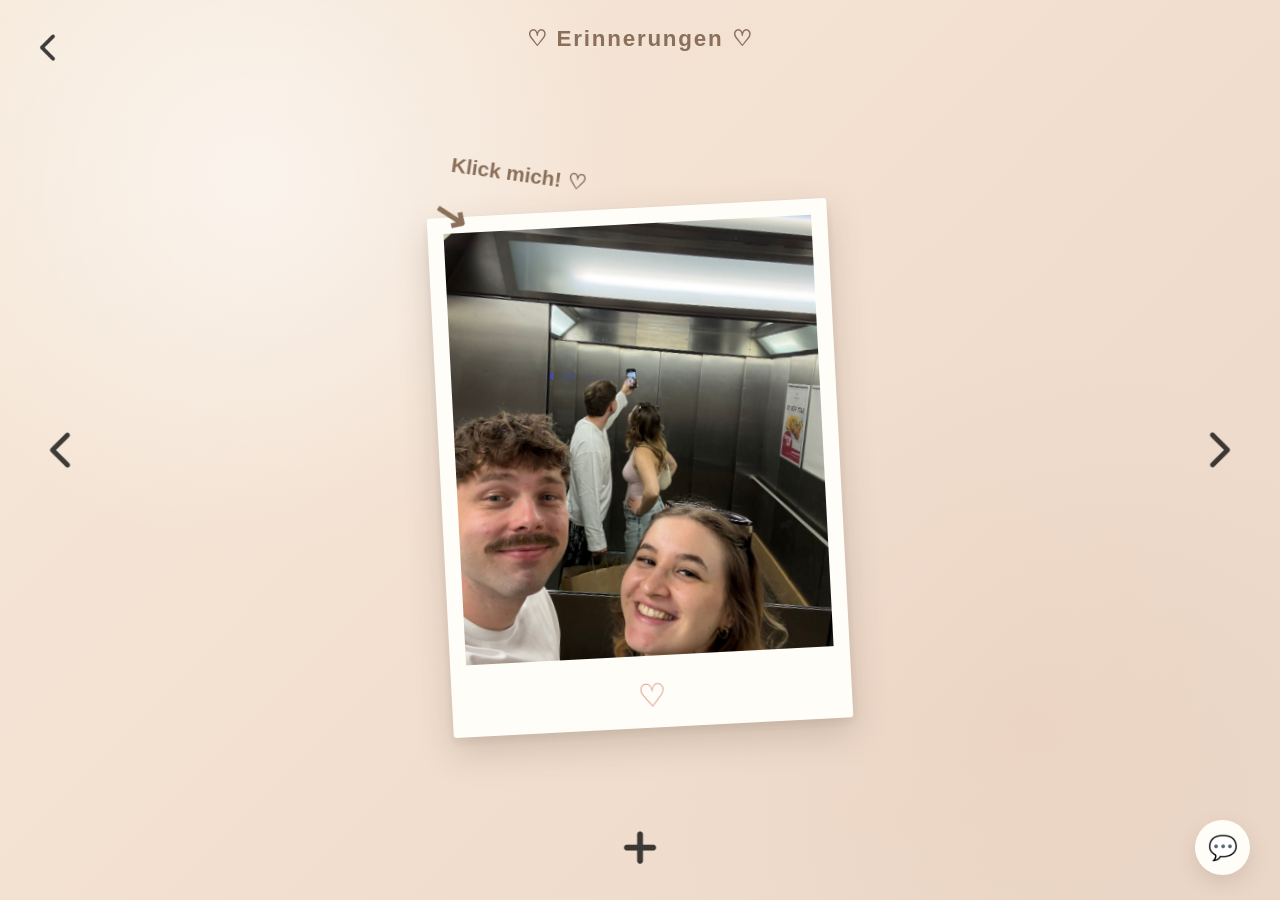
<file: album.html>
<!DOCTYPE html>
<html>

<head>
    <meta charset="UTF-8">
    <title>Album</title>

    <link rel="stylesheet" href="style.css">
    <script src="album.js" defer></script>

    <link rel="manifest" href="manifest.json">
    <meta name="theme-color" content="#f2dfcf">
</head>

<body>

    <div class="album-container">

        <button id="QuotesButton">
            💬
        </button>

        <button id="BackButton" class="album-back">
            <img src="pics/back.png" alt="Zurück">
        </button>

        <button id="PreviousButton">
            <img src="pics/back.png" alt="Zurück">
        </button>

        <div id="ClickHint">
            Klick mich! ♡
            <span>↘</span>
        </div>

        <div class="polaroid">

            <div class="polaroid-inner">

                <div class="polaroid-front">

                    <img
                        id="AlbumImage"
                        src="pics/elevator.png"
                        alt="Foto"
                    >

                    <div class="polaroid-heart">
                        ♡
                    </div>

                </div>

                <div class="polaroid-back">

                    <textarea
                        id="Note"
                        placeholder="Was denkst du über dieses Bild..."
                    ></textarea>

                </div>

            </div>

            <p id="FlipHint" class="hidden">
                ↑ Zum Umdrehen hier klicken ♡
            </p>

        </div>

        <button id="NextButton">
            <img src="pics/back.png" alt="Weiter">
        </button>

        <button id="AddButton">
            <img src="pics/add.png" alt="Hinzufügen">
        </button>

        <input
            type="file"
            id="ImageUpload"
            accept="image/*"
            hidden
        >

    </div>

</body>

</html>
</file>
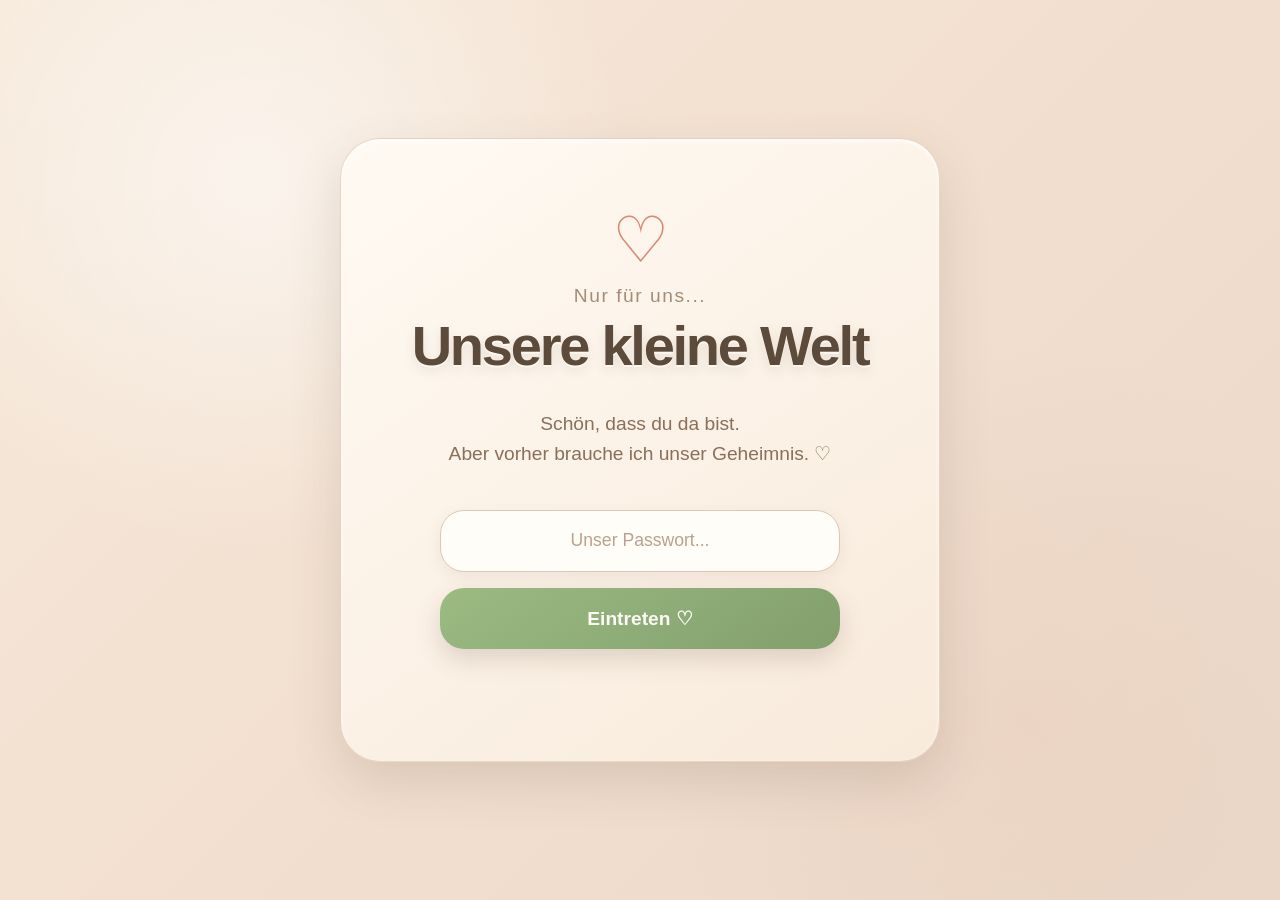
<file: login.html>
<!DOCTYPE html>
<html lang="de">
<head>
    <meta charset="UTF-8">
    <meta name="viewport" content="width=device-width, initial-scale=1.0">

    <title>Unsere kleine Welt ♡</title>

    <link rel="stylesheet" href="style.css">
    <script src="login.js" defer></script>
</head>
<body>

    <div class="login-container">

        <div class="login-card">

            <div class="login-heart">
                ♡
            </div>

            <p class="login-intro">
                Nur für uns...
            </p>

            <h1>
                Unsere kleine Welt
            </h1>

            <p class="login-text">
                Schön, dass du da bist.<br>
                Aber vorher brauche ich unser Geheimnis. ♡
            </p>

            <div class="login-form">

                <input
                    type="password"
                    id="PasswordInput"
                    placeholder="Unser Passwort..."
                    autocomplete="off"
                >

                <button id="LoginButton">
                    Eintreten ♡
                </button>

                <p id="LoginError"></p>

            </div>

        </div>

    </div>

</body>
</html>
</file>
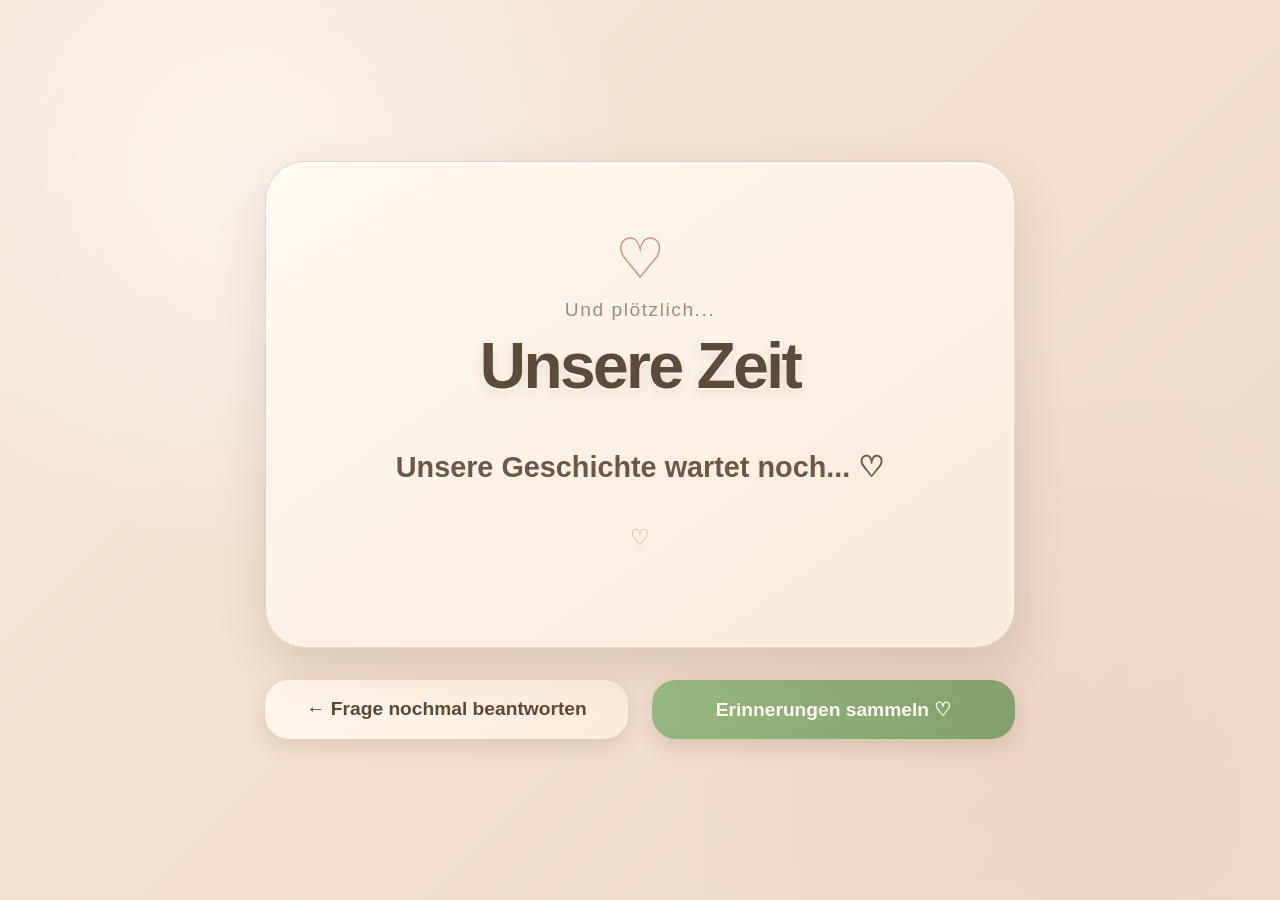
<file: pleasure.html>
<!DOCTYPE html>
<html lang="de">

<head>
    <meta charset="UTF-8">
    <meta name="viewport" content="width=device-width, initial-scale=1.0">

    <title>Unsere Zeit ♡</title>
    <link rel="manifest" href="manifest.json">
    <meta name="theme-color" content="#f2dfcf">
    <link rel="stylesheet" href="style.css">
    <script src="pleasure.js" defer></script>
</head>

<body>

    <div class="pleasure-container">

        <div class="pleasure-card">

            <div class="pleasure-heart">♡</div>

            <p class="pleasure-intro">
                Und plötzlich...
            </p>

            <h1>
                Unsere Zeit
            </h1>

            <p id="timer"></p>

            <div class="divider">♡</div>

            <div id="together"></div>

        </div>


        <div class="pleasure-buttons">

            <button id="BackButton" class="action-button">
                ← Frage nochmal beantworten
            </button>

            <button id="ImgButton" class="action-button">
                Erinnerungen sammeln ♡
            </button>

        </div>

    </div>

</body>
</html>
</file>
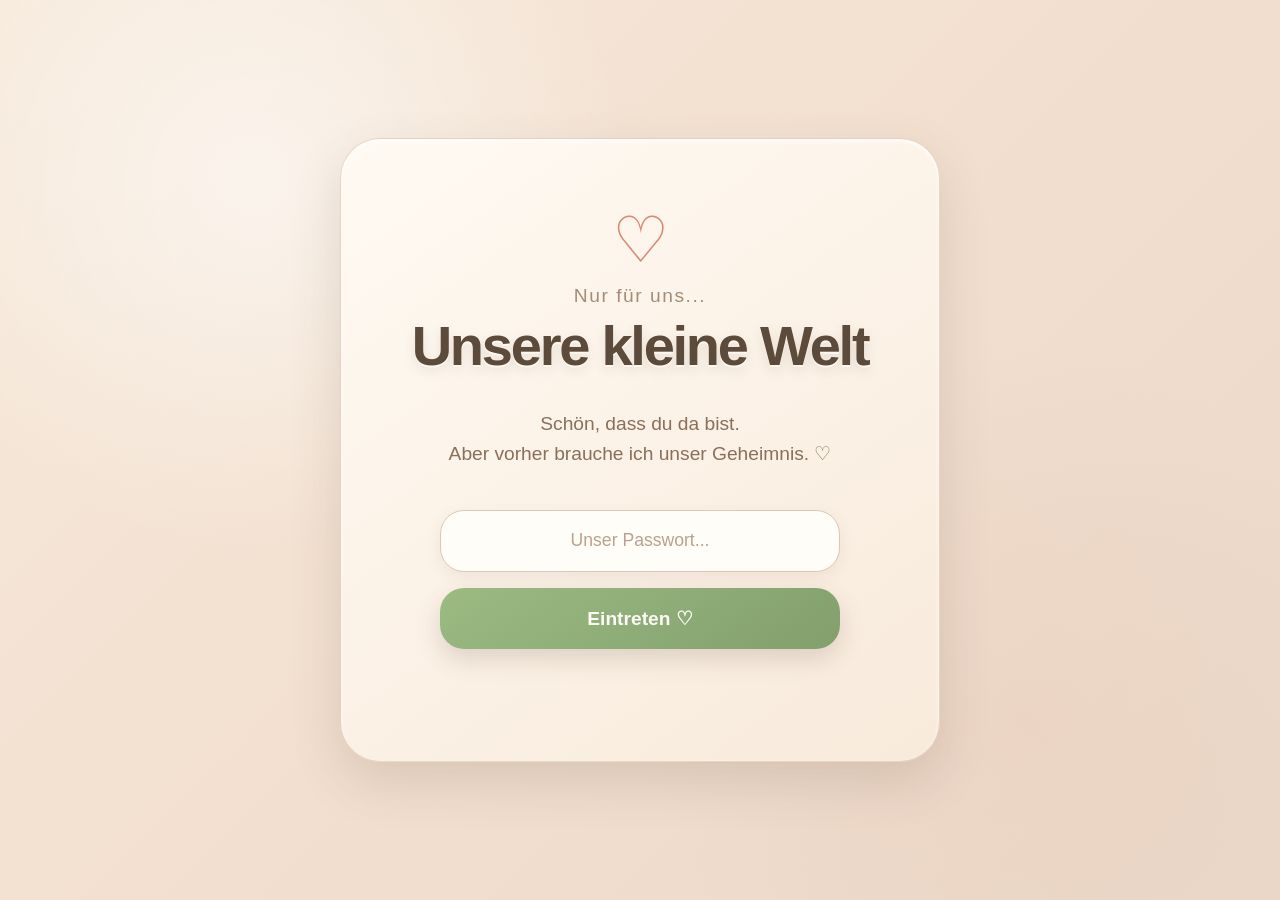
<file: question.html>
<!DOCTYPE html>
<html lang="de">
<head>
    <meta charset="UTF-8">
    <meta name="viewport" content="width=device-width, initial-scale=1.0">
    <title>Für dich ♡</title>
    <link rel="manifest" href="manifest.json">
    <meta name="theme-color" content="#f2dfcf">
    <link rel="stylesheet" href="style.css">
    <script src="question.js" defer></script>
</head>

<body>

    <div class="question-container">

        <div class="little-heart">♡</div>

        <p class="intro">Hey du...</p>

        <h1>
            Ich habe da<br>
            eine kleine Frage
        </h1>

        <p class="question-text">
            Möchtest du mit mir<br>
            gemeinsam durchs Leben gehen?
        </p>

        <div class="button-container">
            <button id="YesButton">Ja ♡</button>
            <button id="NoButton">Nein</button>
        </div>

        <p class="hint">
            Überleg es dir gut... ♡
        </p>

    </div>

</body>
</html>
</file>
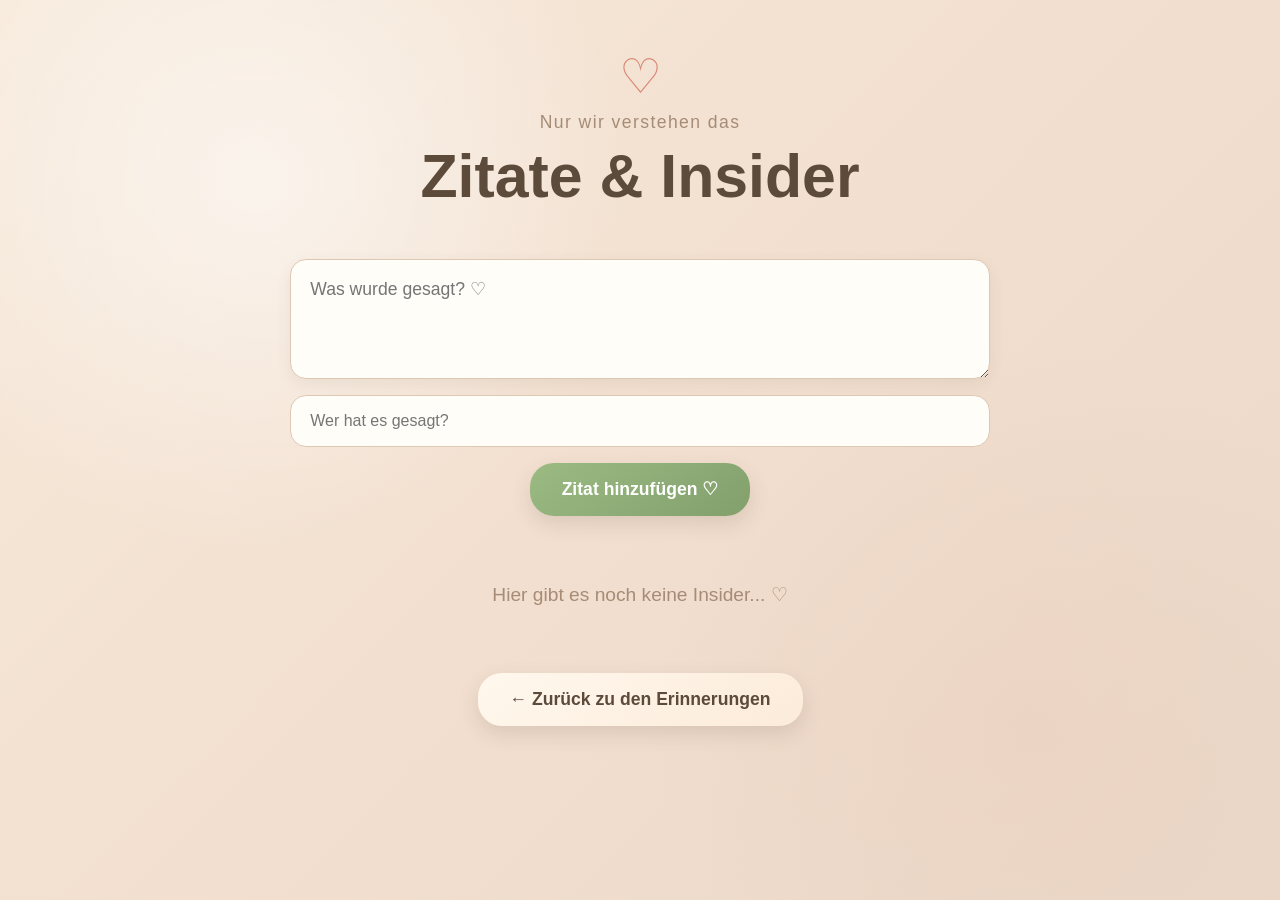
<file: quotes.html>
<!DOCTYPE html>
<html lang="de">

<head>
    <meta charset="UTF-8">

    <meta
        name="viewport"
        content="width=device-width, initial-scale=1.0"
    >

    <title>Zitate & Insider ♡</title>

    <link rel="stylesheet" href="style.css">

    <script src="quotes.js" defer></script>
    <link rel="manifest" href="manifest.json">
    <meta name="theme-color" content="#f2dfcf">
</head>

<body>

    <div class="quotes-container">

        <div class="quotes-header">

            <div class="quotes-heart">♡</div>

            <p>Nur wir verstehen das</p>

            <h1>Zitate & Insider</h1>

        </div>


        <!-- NEUES ZITAT -->

        <div class="quote-input">

            <textarea
                id="QuoteInput"
                placeholder="Was wurde gesagt? ♡"
            ></textarea>

            <input
                type="text"
                id="QuoteAuthor"
                placeholder="Wer hat es gesagt?"
            >

            <button id="AddQuoteButton">
                Zitat hinzufügen ♡
            </button>

        </div>


        <!-- ZITATE -->

        <div
            id="QuotesList"
            class="quotes-board"
        ></div>


        <button
            id="BackToAlbum"
            class="quotes-back"
        >
            ← Zurück zu den Erinnerungen
        </button>

    </div>

</body>

</html>
</file>
<file: style.css>
* {
    box-sizing: border-box;
}

html,
body {
    margin: 0;
    min-height: 100%;
    width: 100%;
}

body {
    min-height: 100vh;

    background:
        radial-gradient(
            circle at 20% 20%,
            rgba(255, 255, 255, 0.55),
            transparent 30%
        ),
        radial-gradient(
            circle at 80% 80%,
            rgba(216, 137, 118, 0.08),
            transparent 30%
        ),
        linear-gradient(
            135deg,
            #f7eadb,
            #f2dfcf,
            #ead8c8
        );

    font-family: 'Quicksand', sans-serif;
    color: #5c4a3a;

    overflow: hidden;
    overflow-x: hidden;
}

.question-container {
    position: absolute;

    width: 100%;
    height: 100%;

    display: flex;
    flex-direction: column;
    align-items: center;
    justify-content: center;

    text-align: center;

    padding: 2rem;
}

.little-heart {
    font-size: 3.5rem;

    color: #d88976;

    margin-bottom: 0.5rem;

    animation:
        heartPulse 2.5s ease-in-out infinite;
}

.intro {
    font-size: 1.3rem;
    font-weight: 500;

    color: #8a6f5a;

    margin:
        0 0 1rem;

    letter-spacing: 0.1em;
}

.question-container h1 {
    font-size: 4.5rem;

    line-height: 1.05;

    margin: 0;

    color: #5c4a3a;

    font-weight: 800;

    letter-spacing: -0.04em;

    text-shadow:
        0 2px 0 #fff8ee,
        0 6px 15px rgba(92, 74, 58, 0.12);
}

.question-text {
    font-size: 1.5rem;

    line-height: 1.5;

    color: #8a6f5a;

    margin-top: 2rem;
    margin-bottom: 3rem;
}

.button-container {
    display: flex;

    gap: 2rem;

    align-items: center;
    justify-content: center;

    position: relative;
}

#YesButton,
#NoButton {
    font-family:
        'Quicksand',
        sans-serif;

    font-size: 1.6rem;
    font-weight: 700;

    border: none;

    border-radius: 2rem;

    padding:
        1.2rem
        3.5rem;

    cursor: pointer;

    transition:
        transform 0.25s ease,
        box-shadow 0.25s ease;
}

#YesButton {
    background:
        linear-gradient(
            145deg,
            #9bbb83,
            #829f6c
        );

    color: #fffaf5;

    box-shadow:
        0 10px 25px rgba(92, 74, 58, 0.18),
        inset 0 2px 3px rgba(255, 255, 255, 0.3);
}

#YesButton:hover {
    transform:
        scale(1.08)
        rotate(-1deg);

    box-shadow:
        0 15px 30px rgba(92, 74, 58, 0.25),
        inset 0 2px 4px rgba(255, 255, 255, 0.35);
}

#NoButton {
    background:
        linear-gradient(
            145deg,
            #e39a78,
            #d47f5e
        );

    color: #fffaf5;

    box-shadow:
        0 10px 25px rgba(92, 74, 58, 0.15);

    position: relative;
}

.hint {
    margin-top: 2rem;

    font-size: 0.95rem;

    color: #a68c76;

    opacity: 0.8;
}

.yes-message {
    position: fixed;

    left: 50%;
    top: 50%;

    transform:
        translate(-50%, -50%);

    z-index: 2000;

    font-size: 4rem;
    font-weight: 800;

    color: #5c4a3a;

    background: #fffaf3;

    padding:
        2rem
        4rem;

    border-radius: 2rem;

    box-shadow:
        0 20px 50px rgba(92, 74, 58, 0.2);

    animation:
        messageAppear 1.5s ease forwards;
}

.pleasure-container {
    min-height: 100vh;

    display: flex;
    flex-direction: column;

    align-items: center;
    justify-content: center;

    padding: 2rem;
}

.pleasure-card {
    position: relative;

    width: min(750px, 90vw);

    padding:
        4rem
        3rem;

    text-align: center;

    background:
        linear-gradient(
            145deg,
            #fffaf3,
            #f8eadb
        );

    border:
        1px solid rgba(210, 184, 158, 0.5);

    border-radius: 2.5rem;

    box-shadow:
        0 20px 50px rgba(92, 74, 58, 0.16),
        inset 0 2px 4px rgba(255, 255, 255, 0.9);
}

.pleasure-heart {
    font-size: 3.5rem;

    color: #d88976;

    margin-bottom: 0.5rem;

    animation:
        heartPulse 2.5s ease-in-out infinite;
}

.pleasure-intro {
    margin: 0;

    font-size: 1.2rem;

    color: #a68c76;

    letter-spacing: 0.08em;
}

.pleasure-card h1 {
    margin:
        0.5rem 0
        2.5rem;

    font-size: 4rem;

    font-weight: 800;

    color: #5c4a3a;

    letter-spacing: -0.04em;

    text-shadow:
        0 2px 0 #fff8ee,
        0 5px 12px rgba(92, 74, 58, 0.12);
}

#timer {
    margin: 0;

    font-size: 1.8rem;

    line-height: 1.7;

    font-weight: 600;

    color: #6d5746;
}

.divider {
    margin:
        2rem auto;

    font-size: 1.4rem;

    color: #d88976;

    opacity: 0.8;
}

#together {
    font-size: 1.1rem;

    font-weight: 500;

    color: #a68c76;

    letter-spacing: 0.04em;
}

.pleasure-buttons {
    width: min(750px, 90vw);

    display: flex;

    gap: 1.5rem;

    margin-top: 2rem;
}

.action-button {
    width: 50%;

    padding:
        1.1rem
        1.5rem;

    border: none;

    border-radius: 1.5rem;

    font-family:
        'Quicksand',
        sans-serif;

    font-size: 1.2rem;

    font-weight: 700;

    cursor: pointer;

    box-shadow:
        0 8px 20px rgba(92, 74, 58, 0.15);

    transition:
        transform 0.25s ease,
        box-shadow 0.25s ease;
}

#BackButton {
    background:
        linear-gradient(
            145deg,
            #fff8ee,
            #fcebd9
        );

    color: #5c4a3a;
}

#ImgButton {
    background:
        linear-gradient(
            145deg,
            #9bbb83,
            #829f6c
        );

    color: #fffaf5;
}

#BackButton:hover,
#ImgButton:hover {
    transform:
        translateY(-3px);

    box-shadow:
        0 12px 25px rgba(92, 74, 58, 0.2);
}

.album-container {
    position: absolute;

    width: 100%;
    height: 100%;

    left: 0;
    top: 0;
}

.album-back {
    position: absolute;

    left: 25px;
    top: 25px;

    z-index: 20;

    width: 45px;
    height: 45px;

    padding: 0;
    margin: 0;

    border: none;

    background: transparent;

    color: transparent;

    cursor: pointer;

    box-shadow: none;
}

#BackButton.album-back {
    background: transparent;

    color: transparent;

    box-shadow: none;
}

.album-back img {
    display: block;

    width: 45px;
    height: 45px;

    object-fit: contain;

    opacity: 0.75;

    transition:
        transform 0.25s ease,
        opacity 0.25s ease;
}

.album-back:hover img {
    opacity: 1;

    transform:
        scale(1.1);
}

.polaroid {
    position: absolute;

    width: 400px;
    height: 520px;

    left: 50%;
    top: 52%;

    transform:
        translate(-50%, -50%)
        rotate(-3deg);

    perspective: 1000px;
}

.polaroid-inner {
    position: relative;

    width: 100%;
    height: 100%;

    transform-style: preserve-3d;

    transition:
        transform 0.7s ease;
}

.polaroid-inner.flipped {
    transform:
        rotateY(180deg);
}

.polaroid-front,
.polaroid-back {
    position: absolute;

    width: 100%;
    height: 100%;

    padding:
        1rem
        1rem
        4.5rem;

    background: #fffdf8;

    border-radius: 3px;

    box-shadow:
        0 15px 35px rgba(92, 74, 58, 0.22),
        0 4px 8px rgba(92, 74, 58, 0.1);

    backface-visibility: hidden;
}

.polaroid-front img {
    width: 100%;
    height: 100%;

    display: block;

    object-fit: cover;

    cursor: pointer;

    transition:
        transform 0.3s ease;
}

.polaroid-front img:hover {
    transform:
        scale(1.015);
}

.polaroid-heart {
    position: absolute;

    bottom: 1rem;
    left: 50%;

    transform:
        translateX(-50%);

    font-size: 2rem;

    color: #d88976;

    line-height: 1;

    animation:
        heartPulse 2.5s ease-in-out infinite;
}

.polaroid-back {
    transform:
        rotateY(180deg);

    display: flex;

    align-items: center;
    justify-content: center;

    background:
        linear-gradient(
            145deg,
            #fffdf8,
            #f9eee1
        );
}

#Note {
    width: 100%;
    height: 100%;

    padding: 1.5rem;

    border: none;
    outline: none;

    resize: none;

    background: transparent;

    color: #6d5746;

    font-family:
        'Quicksand',
        sans-serif;

    font-size: 1.3rem;

    line-height: 1.6;

    text-align: left;
}

#Note::placeholder {
    color: #b9a18d;

    opacity: 0.8;
}

#PreviousButton,
#NextButton,
#AddButton {
    position: absolute;

    z-index: 20;

    width: auto;

    padding: 0;
    margin: 0;

    border: none;

    background: transparent;

    cursor: pointer;

    box-shadow: none;
}

#PreviousButton {
    left: 30px;
    top: 50%;

    transform:
        translateY(-50%);
}

#NextButton {
    right: 30px;
    top: 50%;

    transform:
        translateY(-50%)
        rotate(180deg);
}

#AddButton {
    left: 50%;
    bottom: 25px;

    transform:
        translateX(-50%);
}

#PreviousButton img,
#NextButton img,
#AddButton img {
    display: block;

    width: 60px;
    height: 60px;

    object-fit: contain;

    opacity: 0.75;

    transition:
        transform 0.25s ease,
        opacity 0.25s ease;
}

#PreviousButton img:hover,
#NextButton img:hover,
#AddButton img:hover {
    opacity: 1;

    transform:
        scale(1.1);
}

#AddButton img {
    width: 55px;
    height: 55px;
}

.album-container::after {
    content: "♡ Erinnerungen ♡";

    position: absolute;

    top: 25px;
    left: 50%;

    transform:
        translateX(-50%);

    font-size: 1.4rem;

    font-weight: 700;

    color: #8a6f5a;

    letter-spacing: 0.08em;
}

#QuotesButton {
    position: absolute;

    right: 30px;
    bottom: 25px;

    z-index: 20;

    width: 55px;
    height: 55px;

    border: none;

    border-radius: 50%;

    background: #fffdf8;

    color: #8a6f5a;

    font-size: 1.5rem;

    cursor: pointer;

    box-shadow:
        0 8px 20px rgba(92, 74, 58, 0.15);

    transition:
        transform 0.25s ease,
        box-shadow 0.25s ease;
}

#QuotesButton:hover {
    transform:
        scale(1.1);

    box-shadow:
        0 12px 25px rgba(92, 74, 58, 0.2);
}

#ClickHint {
    position: absolute;

    left: 35%;
    top: 18%;

    z-index: 30;

    font-family:
        'Quicksand',
        sans-serif;

    font-size: 1.3rem;

    font-weight: 700;

    color: #8a6f5a;

    transform:
        rotate(8deg);

    animation:
        clickHintFloat 2s ease-in-out infinite;
}

#ClickHint span {
    display: block;

    font-size: 2.5rem;

    margin-left: -15px;
    margin-top: -5px;

    transform:
        rotate(-20deg);
}

#ClickHint.hidden {
    opacity: 0;

    pointer-events: none;

    transition:
        opacity 0.4s ease;
}

#FlipHint {
    position: absolute;
    left: 50%;
    top: calc(100% + 15px);
    transform: translateX(-50%);
    margin: 0;
    width: max-content;
    font-family: 'Quicksand', sans-serif;
    font-size: 0.95rem;
    font-weight: 600;
    color: #8a6f5a;
    text-align: center;
    opacity: 1;
    z-index: 100;
    transition: opacity 0.4s ease;
}

#FlipHint.hidden {
    opacity: 0;
    pointer-events: none;
}

.quotes-container {
    min-height: 100vh;

    padding:
        3rem
        2rem;

    overflow-y: auto;
}

.quotes-header {
    text-align: center;

    margin-bottom: 3rem;
}

.quotes-heart {
    font-size: 3rem;

    color: #d88976;

    animation:
        heartPulse 2.5s ease-in-out infinite;
}

.quotes-header p {
    margin:
        0.5rem 0;

    color: #a68c76;

    font-size: 1.1rem;

    letter-spacing: 0.08em;
}

.quotes-header h1 {
    margin:
        0.5rem 0 0;

    font-size: 3.8rem;

    color: #5c4a3a;
}

.quote-input {
    width: min(700px, 90vw);

    margin:
        0 auto
        3rem;

    display: flex;

    flex-direction: column;

    gap: 1rem;
}

#QuoteInput {
    width: 100%;

    min-height: 120px;

    padding: 1.2rem;

    resize: vertical;

    border:
        1px solid #ddc8b4;

    border-radius: 1rem;

    outline: none;

    background: #fffdf8;

    color: #5c4a3a;

    font-family:
        'Quicksand',
        sans-serif;

    font-size: 1.1rem;

    box-shadow:
        0 5px 15px rgba(92, 74, 58, 0.08);
}

#QuoteInput:focus {
    border-color: #d88976;
}

#QuoteAuthor {
    padding:
        1rem
        1.2rem;

    border:
        1px solid #ddc8b4;

    border-radius: 1rem;

    outline: none;

    background: #fffdf8;

    color: #5c4a3a;

    font-family:
        'Quicksand',
        sans-serif;

    font-size: 1rem;
}

#AddQuoteButton {
    align-self: center;

    padding:
        1rem
        2rem;

    border: none;

    border-radius: 1.5rem;

    background:
        linear-gradient(
            145deg,
            #9bbb83,
            #829f6c
        );

    color: white;

    font-family:
        'Quicksand',
        sans-serif;

    font-size: 1.1rem;

    font-weight: 700;

    cursor: pointer;

    box-shadow:
        0 8px 20px rgba(92, 74, 58, 0.15);

    transition:
        transform 0.25s ease,
        box-shadow 0.25s ease;
}

#AddQuoteButton:hover {
    transform:
        translateY(-3px);

    box-shadow:
        0 12px 25px rgba(92, 74, 58, 0.2);
}

.quotes-board {
    width: min(1000px, 95vw);

    margin: auto;

    display: grid;

    grid-template-columns:
        repeat(2, 1fr);

    gap: 2rem;
}

.quote-card {
    position: relative;

    min-height: 220px;

    padding:
        2.5rem
        2rem
        2rem;

    background:
        linear-gradient(
            145deg,
            #fffdf8,
            #f9eee1
        );

    border-radius: 4px;

    box-shadow:
        0 12px 25px rgba(92, 74, 58, 0.15);

    transform:
        rotate(-1deg);

    transition:
        transform 0.3s ease,
        box-shadow 0.3s ease;
}

.quote-card:nth-child(2) {
    transform:
        rotate(1.5deg);
}

.quote-card:nth-child(3) {
    transform:
        rotate(0.8deg);
}

.quote-card:nth-child(4) {
    transform:
        rotate(-1.8deg);
}

.quote-card:hover {
    transform:
        rotate(0deg)
        translateY(-8px)
        scale(1.02);

    box-shadow:
        0 20px 35px rgba(92, 74, 58, 0.2);
}

.quote-icon {
    position: absolute;

    top: 10px;
    left: 20px;

    font-size: 3rem;

    color: #d88976;

    opacity: 0.5;
}

.quote-card p {
    margin:
        1rem 0
        2rem;

    font-size: 1.4rem;

    line-height: 1.6;

    color: #5c4a3a;

    font-weight: 600;
}

.quote-card small {
    color: #a68c76;

    font-size: 0.95rem;
}

.delete-quote {
    position: absolute;

    top: 10px;
    right: 12px;

    border: none;

    background: transparent;

    color: #b9a18d;

    font-size: 1.5rem;

    cursor: pointer;

    opacity: 0;

    transition:
        opacity 0.2s ease;
}

.quote-card:hover .delete-quote {
    opacity: 1;
}

.delete-quote:hover {
    color: #d88976;
}

.no-quotes {
    grid-column: 1 / -1;

    text-align: center;

    color: #a68c76;

    font-size: 1.2rem;
}

.quotes-back {
    display: block;

    margin:
        3rem auto
        1rem;

    padding:
        1rem
        2rem;

    border: none;

    border-radius: 1.5rem;

    background:
        linear-gradient(
            145deg,
            #fff8ee,
            #fcebd9
        );

    color: #5c4a3a;

    font-family:
        'Quicksand',
        sans-serif;

    font-size: 1.1rem;

    font-weight: 700;

    cursor: pointer;

    box-shadow:
        0 8px 20px rgba(92, 74, 58, 0.15);

    transition:
        transform 0.25s ease,
        box-shadow 0.25s ease;
}

.quotes-back:hover {
    transform:
        translateY(-3px);

    box-shadow:
        0 12px 25px rgba(92, 74, 58, 0.2);
}

.login-container {
    min-height: 100vh;
    min-height: 100dvh;

    display: flex;

    align-items: center;
    justify-content: center;

    padding: 2rem;
}

.login-card {
    width: min(600px, 92vw);

    padding:
        4rem
        3rem;

    text-align: center;

    background:
        linear-gradient(
            145deg,
            #fffaf3,
            #f8eadb
        );

    border:
        1px solid rgba(210, 184, 158, 0.5);

    border-radius: 2.5rem;

    box-shadow:
        0 20px 50px rgba(92, 74, 58, 0.16),
        inset 0 2px 4px rgba(255, 255, 255, 0.9);
}

.login-heart {
    font-size: 4rem;

    color: #d88976;

    margin-bottom: 0.5rem;

    animation:
        heartPulse 2.5s ease-in-out infinite;
}

.login-intro {
    margin:
        0 0 0.5rem;

    font-size: 1.2rem;

    color: #a68c76;

    letter-spacing: 0.08em;
}

.login-card h1 {
    margin: 0;

    font-size: 3.5rem;

    line-height: 1.1;

    color: #5c4a3a;

    font-weight: 800;

    letter-spacing: -0.04em;

    text-shadow:
        0 2px 0 #fff8ee,
        0 5px 12px rgba(92, 74, 58, 0.12);
}

.login-text {
    margin:
        2rem 0
        2.5rem;

    font-size: 1.2rem;

    line-height: 1.6;

    color: #8a6f5a;
}

.login-form {
    width: 100%;

    display: flex;

    flex-direction: column;

    align-items: center;

    gap: 1rem;
}

#PasswordInput {
    width: min(400px, 100%);

    padding:
        1.2rem
        1.5rem;

    border:
        1px solid #ddc8b4;

    border-radius: 1.5rem;

    outline: none;

    background: #fffdf8;

    color: #5c4a3a;

    font-family:
        'Quicksand',
        sans-serif;

    font-size: 1.1rem;

    text-align: center;

    box-shadow:
        0 5px 15px rgba(92, 74, 58, 0.08);

    transition:
        border-color 0.25s ease,
        box-shadow 0.25s ease;
}

#PasswordInput::placeholder {
    color: #b9a18d;
}

#PasswordInput:focus {
    border-color: #d88976;

    box-shadow:
        0 5px 20px rgba(92, 74, 58, 0.12);
}

#LoginButton {
    width: min(400px, 100%);

    padding:
        1.2rem
        2rem;

    border: none;

    border-radius: 1.5rem;

    background:
        linear-gradient(
            145deg,
            #9bbb83,
            #829f6c
        );

    color: #fffaf5;

    font-family:
        'Quicksand',
        sans-serif;

    font-size: 1.2rem;

    font-weight: 700;

    cursor: pointer;

    box-shadow:
        0 10px 25px rgba(92, 74, 58, 0.18);

    transition:
        transform 0.25s ease,
        box-shadow 0.25s ease;
}

#LoginButton:hover {
    transform:
        translateY(-3px);

    box-shadow:
        0 15px 30px rgba(92, 74, 58, 0.25);
}

#LoginError {
    min-height: 1.5rem;

    margin:
        0.5rem 0 0;

    color: #c47762;

    font-size: 0.95rem;
}

@keyframes messageAppear {
    0% {
        opacity: 0;

        transform:
            translate(-50%, -50%)
            scale(0.7);
    }

    20% {
        opacity: 1;

        transform:
            translate(-50%, -50%)
            scale(1.05);
    }

    40% {
        transform:
            translate(-50%, -50%)
            scale(1);
    }

    100% {
        opacity: 0;

        transform:
            translate(-50%, -55%)
            scale(1);
    }
}

@keyframes heartPulse {
    0%,
    100% {
        transform:
            scale(1);
    }

    50% {
        transform:
            scale(1.15);
    }
}

@keyframes clickHintFloat {
    0%,
    100% {
        transform:
            rotate(8deg)
            translateY(0);
    }

    50% {
        transform:
            rotate(8deg)
            translateY(-6px);
    }
}

@media (max-width: 700px) {

    body {
        min-height: 100dvh;
    }

    .question-container {
        padding: 1.5rem;
    }

    .question-container h1 {
        font-size: 3rem;
    }

    .question-text {
        font-size: 1.2rem;

        margin-top: 1.5rem;
        margin-bottom: 2rem;
    }

    .button-container {
        gap: 1rem;
    }

    #YesButton,
    #NoButton {
        font-size: 1.2rem;

        padding:
            1rem
            2rem;
    }

    .pleasure-container {
        min-height: 100dvh;

        padding: 1rem;
    }

    .pleasure-card {
        width: 94vw;

        padding:
            3rem
            1.5rem;

        border-radius: 2rem;
    }

    .pleasure-card h1 {
        font-size: 3rem;
    }

    #timer {
        font-size: 1.3rem;
    }

    .pleasure-buttons {
        width: 94vw;

        flex-direction: column;

        gap: 0.8rem;
    }

    .action-button {
        width: 100%;

        font-size: 1rem;
    }

    .album-container {
        min-height: 100dvh;

        height: 100dvh;
    }

    .album-back {
        left: 12px;
        top: 15px;

        width: 38px;
        height: 38px;
    }

    #BackButton.album-back {
        width: 38px;
        height: 38px;

        background: transparent;

        box-shadow: none;
    }

    .album-back img {
        width: 38px;
        height: 38px;
    }

    .polaroid {
        width: 78vw;
        height: 102vw;

        max-width: 330px;
        max-height: 430px;

        top: 48%;
    }

    #PreviousButton {
        left: 8px;
    }

    #NextButton {
        right: 8px;
    }

    #PreviousButton img,
    #NextButton img {
        width: 42px;
        height: 42px;
    }

    #AddButton {
        bottom: 18px;
    }

    #AddButton img {
        width: 48px;
        height: 48px;
    }

    #QuotesButton {
        right: 15px;
        bottom: 18px;

        width: 45px;
        height: 45px;

        font-size: 1.2rem;
    }

    #ClickHint {
        left: auto;

        right: 15%;

        top: 16%;

        font-size: 1.05rem;
    }

    #ClickHint span {
        font-size: 2rem;
    }

    #FlipHint {
    top: calc(100% + 10px);
    font-size: 0.85rem;
    white-space: nowrap;
    }

    .quotes-container {
        min-height: 100dvh;

        padding:
            2rem
            1rem;
    }

    .quotes-header {
        margin-bottom: 2rem;
    }

    .quotes-header h1 {
        font-size: 2.8rem;
    }

    .quotes-header p {
        font-size: 0.95rem;
    }

    .quote-input {
        width: 100%;

        margin-bottom: 2rem;
    }

    #QuoteInput {
        min-height: 100px;

        font-size: 1rem;
    }

    #QuoteAuthor {
        font-size: 1rem;
    }

    #AddQuoteButton {
        width: 100%;

        font-size: 1rem;
    }

    .quotes-board {
        width: 100%;

        grid-template-columns: 1fr;

        gap: 1.5rem;
    }

    .quote-card {
        min-height: 190px;

        padding:
            2.5rem
            1.5rem
            1.5rem;
    }

    .quote-card p {
        font-size: 1.2rem;
    }

    .delete-quote {
        opacity: 1;
    }

    .quotes-back {
        margin-top: 2rem;

        width: 100%;
    }

    .login-container {
        padding: 1.5rem;
    }

    .login-card {
        width: 100%;

        padding:
            3rem
            1.5rem;

        border-radius: 2rem;
    }

    .login-heart {
        font-size: 3rem;
    }

    .login-intro {
        font-size: 1rem;
    }

    .login-card h1 {
        font-size: 2.5rem;
    }

    .login-text {
        font-size: 1rem;

        margin:
            1.5rem 0
            2rem;
    }

    #PasswordInput,
    #LoginButton {
        font-size: 1rem;
    }
}

@media (max-width: 500px) {

    .little-heart {
        font-size: 2.5rem;
    }

    .intro {
        font-size: 1rem;
    }

    .question-container h1 {
        font-size: 2.5rem;
    }

    .question-text {
        font-size: 1.15rem;
    }

    .hint {
        font-size: 0.85rem;
    }

    .pleasure-heart {
        font-size: 2.7rem;
    }

    .pleasure-intro {
        font-size: 1rem;
    }

    .pleasure-card h1 {
        font-size: 2.6rem;

        margin-bottom: 1.8rem;
    }

    #timer {
        font-size: 1.15rem;

        line-height: 1.6;
    }

    #together {
        font-size: 0.95rem;
    }

    .pleasure-buttons {
        width: 94vw;
    }
}
</file>
